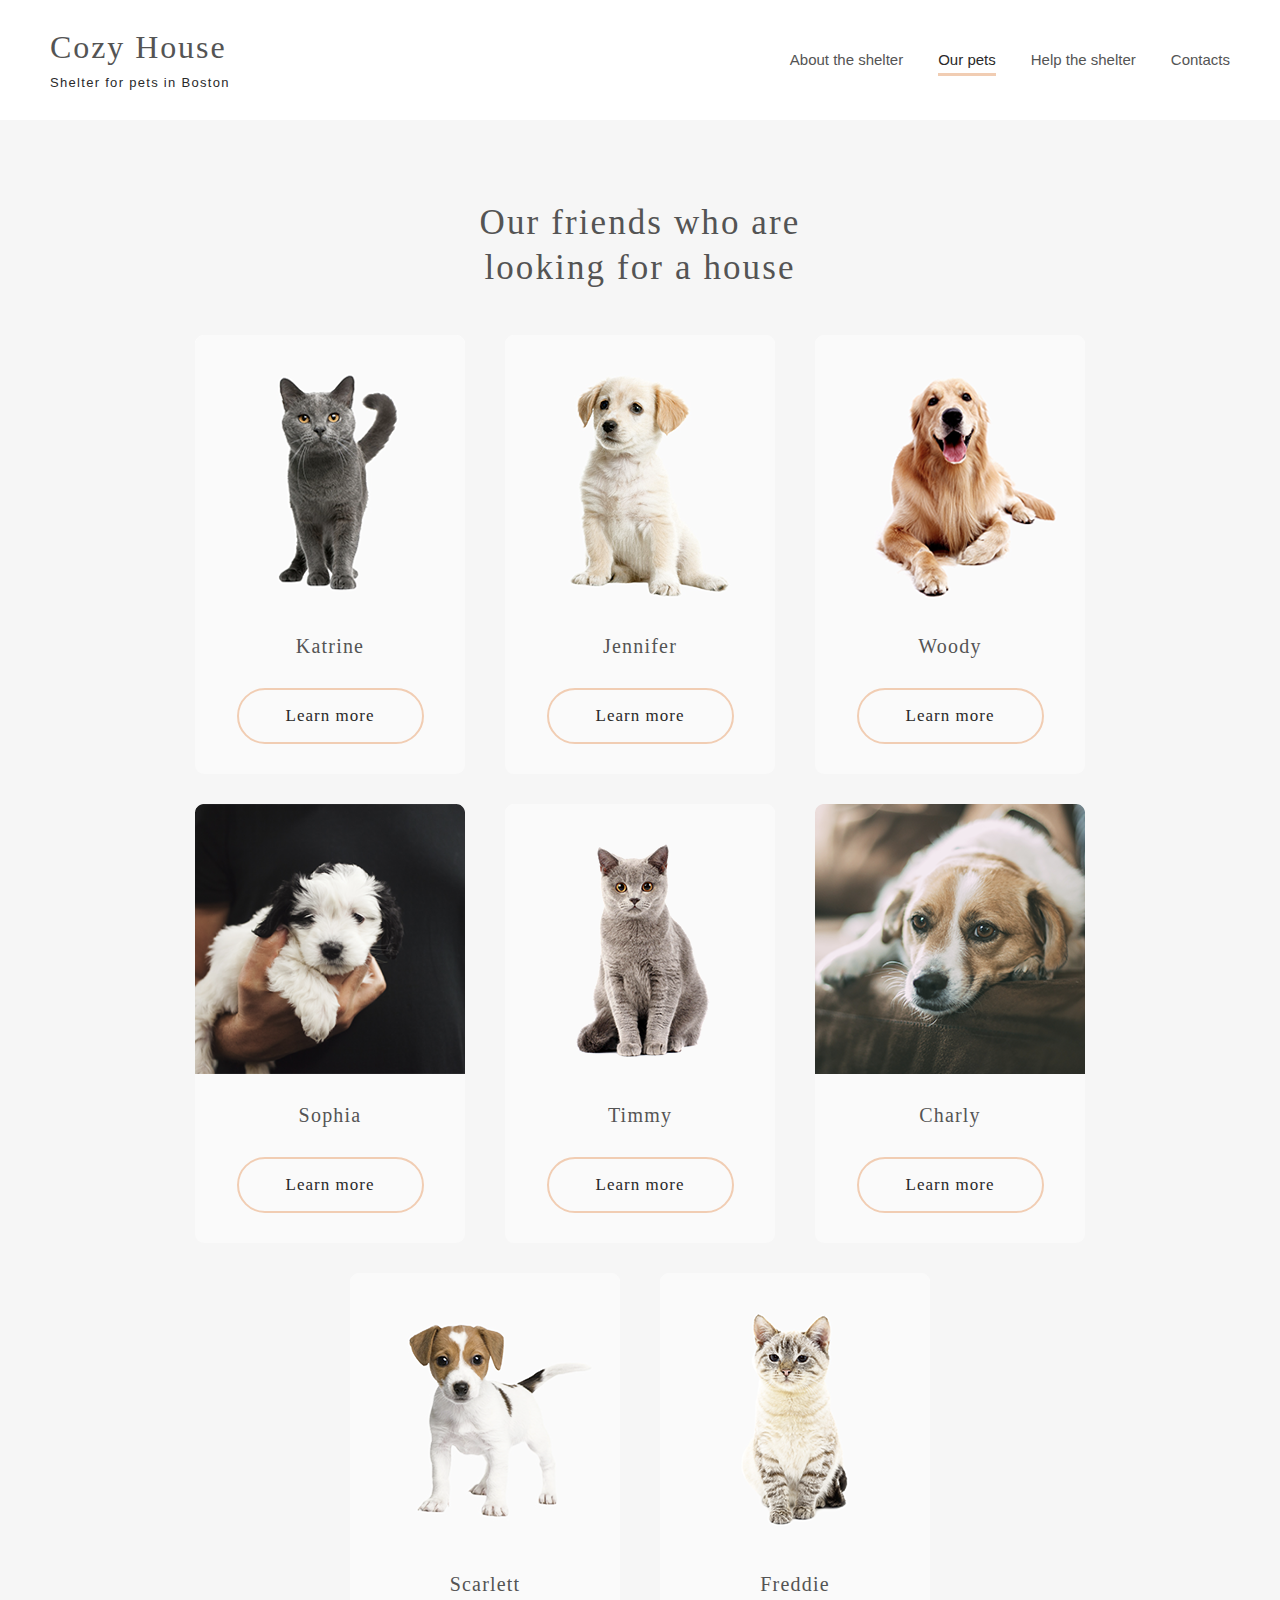
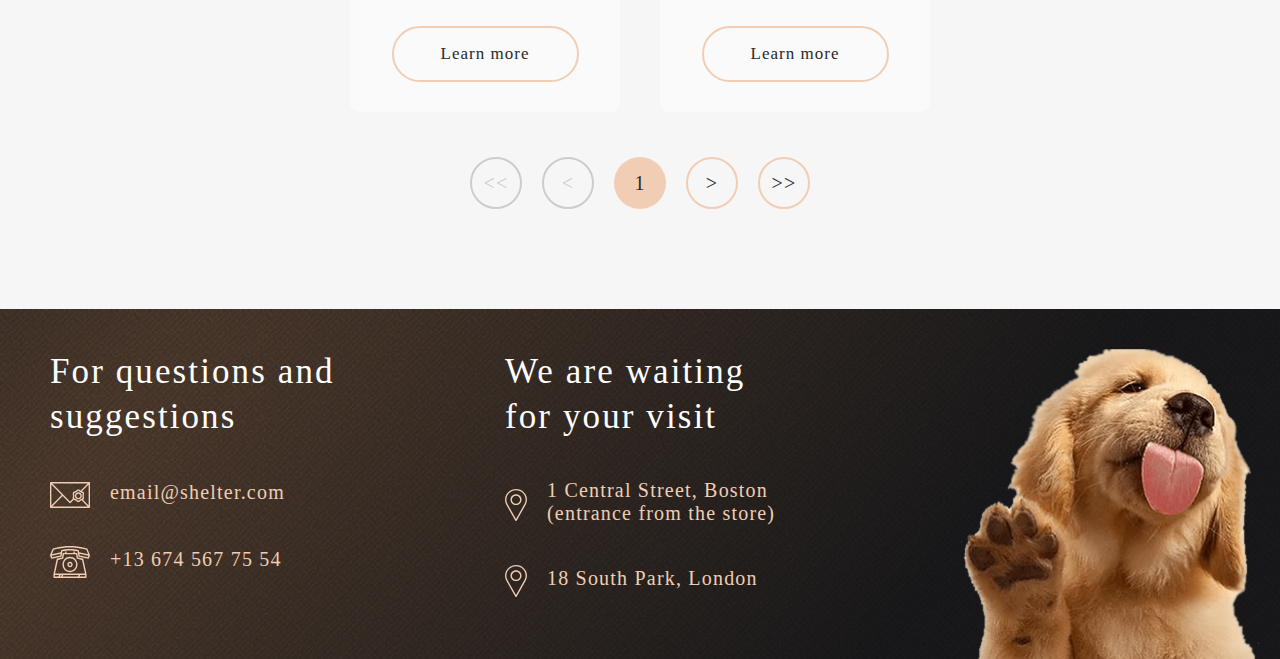
<file: shelter/pages/pets.html>
<!DOCTYPE html>
<html lang="en">
<head>
    <meta charset="UTF-8">
    <meta name="viewport" content="width=device-width, initial-scale=1">
    <meta name="description" content="Shelter">
    <meta name="author" content="Daniil Dashkevich">
    <meta name="keywords" content="RSS School, Shelter, Dog, Animal, House">
    <!--STYLES-->
    <link rel="stylesheet" type="text/css" href="../styles/normalize.css">
    <link rel="stylesheet" type="text/css" href="../styles/style.css">
    <!--FAVICON-->
    <link rel="icon" type="image/svg+xml" href="../assets/favicon.svg">
    <link rel="icon" type="image/png" href="../assets/favicon.png">
    <!--TITLE-->
    <title>Shelter - Pets</title>
</head>
<body>
<header class="pets__header">
    <a class="logo" href="../index.html" target="_self">
        <p class="title--dark">Cozy House</p>
        <p class="subtitle--dark">Shelter for pets in Boston</p>
    </a>
    <nav class="menu">
        <ul class="list">
            <li><a href="../index.html" class="link--dark" target="_self">About the shelter</a></li>
            <li><a href="" class="link--dark--active" target="_self">Our pets</a></li>
            <li><a href="../index.html#help" class="link--dark" target="_self">Help the shelter</a></li>
            <li><a href="../index.html#contact" class="link--dark" target="_self">Contacts</a></li>
        </ul>
    </nav>
</header>
<main>
    <section id="friends">
        <div class="wrapper">
            <h1 class="heading--dark" style="max-width: 400px; text-align: center;">Our friends who are looking for a house</h1>
            <div class="slider">
                <!--FIRST ROW-->
                <div class="slider__card">
                    <img src="../assets/pets-katrine.png" alt="Katrine" width="270" height="270">
                    <p class="card__name">Katrine</p>
                    <a class="button--secondary" href="" target="_self">Learn more</a>
                </div>
                <div class="slider__card">
                    <img src="../assets/pets-jennifer.png" alt="Jennifer" width="270" height="270">
                    <p class="card__name">Jennifer</p>
                    <a class="button--secondary" href="" target="_self">Learn more</a>
                </div>
                <div class="slider__card">
                    <img src="../assets/pets-woody.png" alt="Woody" width="270" height="270">
                    <p class="card__name">Woody</p>
                    <a class="button--secondary" href="" target="_self">Learn more</a>
                </div>
                <div class="slider__card">
                    <img src="../assets/pets-sophia.png" alt="Sophia" width="270" height="270">
                    <p class="card__name">Sophia</p>
                    <a class="button--secondary" href="" target="_self">Learn more</a>
                </div>
                <!--SECOND ROW-->
                <div class="slider__card">
                    <img src="../assets/pets-timmy.png" alt="Timmy" width="270" height="270">
                    <p class="card__name">Timmy</p>
                    <a class="button--secondary" href="" target="_self">Learn more</a>
                </div>
                <div class="slider__card">
                    <img src="../assets/pets-charly.png" alt="Charly" width="270" height="270">
                    <p class="card__name">Charly</p>
                    <a class="button--secondary" href="" target="_self">Learn more</a>
                </div>
                <div class="slider__card">
                    <img src="../assets/pets-scarlet.png" alt="Scarlett" width="270" height="270">
                    <p class="card__name">Scarlett</p>
                    <a class="button--secondary" href="" target="_self">Learn more</a>
                </div>
                <div class="slider__card">
                    <img src="../assets/pets-freddie.png" alt="Freddie" width="270" height="270">
                    <p class="card__name">Freddie</p>
                    <a class="button--secondary" href="" target="_self">Learn more</a>
                </div>
            </div>
            <div class="slider__navigation">
                <div class="slider__button--inactive">
                    <span>&lt;&lt;</span>
                </div>
                <div class="slider__button--inactive">
                    <span>&lt;</span>
                </div>
                <div class="slider__button--primary">
                    <span>1</span>
                </div>
                <div class="slider__button--active">
                    <span>></span>
                </div>
                <div class="slider__button--active">
                    <span>>></span>
                </div>
            </div>
        </div>
    </section>
</main>
<!--FOOTER-->
<footer>
    <div class="wrapper">
        <div class="block">
            <h2 class="title--light">For questions and suggestions</h2>
            <a class="block__info mail" href="mailto:email@shelter.com" target="_blank">email@shelter.com</a>
            <a class="block__info phone" href="tel:+136745677554" target="_blank">+13 674 567 75 54</a>
        </div>
        <div class="block">
            <h2 class="title--light">We are waiting for your visit</h2>
            <a class="block__info address" href="https://www.google.by/maps/place/%D0%9C%D0%B8%D0%BD%D1%81%D0%BA,+%D0%9C%D0%B8%D0%BD%D1%81%D0%BA%D0%B0%D1%8F+%D0%BE%D0%B1%D0%BB%D0%B0%D1%81%D1%82%D1%8C/@53.8845271,27.4285626,32852m/data=!3m2!1e3!4b1!4m6!3m5!1s0x46dbcfd35b1e6ad3:0xb61b853ddb570d9!8m2!3d53.9006011!4d27.558972!16zL20vMGRseGo?hl=ru&entry=ttu" target="_blank">1 Central Street, Boston (entrance from the store)</a>
            <a class="block__info address" href="https://www.google.by/maps/place/%D0%9C%D0%B8%D0%BD%D1%81%D0%BA,+%D0%9C%D0%B8%D0%BD%D1%81%D0%BA%D0%B0%D1%8F+%D0%BE%D0%B1%D0%BB%D0%B0%D1%81%D1%82%D1%8C/@53.8845271,27.4285626,32852m/data=!3m2!1e3!4b1!4m6!3m5!1s0x46dbcfd35b1e6ad3:0xb61b853ddb570d9!8m2!3d53.9006011!4d27.558972!16zL20vMGRseGo?hl=ru&entry=ttu" target="_blank">18 South Park, London</a>
        </div>
        <img src="../assets/footer-puppy.png" width="300" height="310" alt="">
    </div>
</footer>
</body>
</html>
</file>
<file: shelter/styles/style.css>
:root {
    /*PRIMARY*/
    --color-primary: #F1CDB3;
    --color-primary-light: #FDDCC4;

    /*DARK*/
    --color-dark-s: #CDCDCD;
    --color-dark-m: #B2B2B2;
    --color-dark-l: #545454;
    --color-dark-xl: #4C4C4C;
    --color-dark-3xl: #292929;

    /*LIGHT*/
    --color-light-s: #FAFAFA;
    --color-light-l: #F6F6F6;
    --color-light-xl: #FFFFFF;
}

html {
    scroll-behavior: smooth;
}

:target {
    animation-duration: 0.45s;
    animation-name: scroll;
}

@keyframes scroll {
    from {
        opacity: 0;
        margin-top: -20px;
    }
    to {
        opacity: 1;
        margin-top: 0;
    }
}

#header {
    position: absolute;
    top: 0;
    left: 50%;
    transform: translate(-50%, 0);

    width: 1180px;
    height: auto;

    display: flex;
    flex-direction: row;
    flex-wrap: wrap;
    align-content: center;
    align-items: center;
    justify-content: space-between;
    padding: 30px 40px;
}

.logo {
    display: flex;
    flex-direction: column;
    row-gap: 10px;
}

.title {
    width: auto;
    height: auto;

    font-family: 'Georgia', serif;
    font-style: normal;
    font-weight: 400;
    font-size: 32px;
    line-height: 110%;
    display: flex;
    align-items: center;
    letter-spacing: 0.06em;

    color: var(--color-primary);
}

.subtitle {
    width: auto;
    height: auto;

    font-style: normal;
    font-weight: 400;
    font-size: 13px;
    line-height: 15px;
    display: flex;
    align-items: center;
    letter-spacing: 0.1em;

    color: var(--color-light-xl);
}

.menu {
    width: fit-content;
    height: auto;
}

.list {
    display: flex;
    flex-direction: row;
    flex-wrap: wrap;
    align-content: flex-start;
    justify-content: flex-start;
    align-items: center;
    column-gap: 35px;
}

.link {
    width: auto;
    height: 24px;

    font-style: normal;
    font-weight: 400;
    font-size: 15px;
    line-height: 24px;
    color: var(--color-dark-s);

    transition: color 0.45s ease-in-out;
}

.link:hover {
    color: var(--color-light-s);
}

.link:active {
    color: var(--color-light-s);
    border-bottom: 3px solid var(--color-primary);
    padding-bottom: 5px;
}

.link--active {
    width: auto;
    height: 24px;

    font-style: normal;
    font-weight: 400;
    font-size: 15px;
    line-height: 24px;
    color: var(--color-light-s);
    border-bottom: 3px solid var(--color-primary);
    padding-bottom: 5px;

    cursor: default;
}

#home {
    width: 100%;
    height: auto;
    max-height: 0;
    min-height: 908px;

    background:
            url(../assets/start-screen-background.jpg) no-repeat center center,
            radial-gradient(100% 215.42% at 0% 0%, #5B483A 0%, #262425 100%), #211F20;
    background-size: cover;
}

.wrapper {
    width: 1200px;
    margin: auto;
    height: auto;
}

#home .wrapper {
    padding-top: 180px;

    display: grid;
    align-items: start;
    justify-content: start;
    align-content: center;
    justify-items: stretch;
    grid-template-columns: repeat(2, 1fr);
    grid-template-rows: auto;
    gap: 42px;
}

.home__content {
    width: auto;
    height: auto;

    display: flex;
    flex-direction: column;
    justify-content: flex-start;
    align-items: flex-start;
    row-gap: 42px;

    padding-top: 163px;
}

h1 {
    width: auto;
    max-width: 310px;
    height: auto;

    font-family: 'Georgia', serif;
    font-style: normal;
    font-weight: 400;
    font-size: 44px;
    line-height: 57px;

    display: flex;
    align-items: center;

    color: var(--color-light-xl);
}

.subheading {
    width: auto;
    max-width: 460px;
    height: auto;

    font-style: normal;
    font-weight: 400;
    font-size: 15px;
    line-height: 24px;

    display: flex;
    align-items: center;

    color: var(--color-dark-s);
}

.button--primary {
    width: auto;
    max-width: 207px;
    height: auto;

    display: flex;
    flex-direction: column;
    align-items: center;
    padding: 15px 45px;
    gap: 10px;

    background: var(--color-primary);
    border-radius: 100px;

    font-family: 'Georgia', serif;
    font-style: normal;
    font-weight: 400;
    font-size: 17px;
    line-height: 22px;
    letter-spacing: 0.06em;

    color: var(--color-dark-3xl);
    transition: all 0.45s ease-in-out;
}

.button--primary:hover {
    background: var(--color-primary-light);
}

.home__puppy {
    position: relative;
    width: 100%;
    margin: 0 auto;
}

.home__puppy img {
    object-fit: contain;
}

#about {
    background: var(--color-light-xl);
}

#about .wrapper {
    display: grid;
    align-items: center;
    justify-content: center;
    align-content: center;
    justify-items: center;
    grid-template-columns: 300px 380px;
    grid-template-rows: repeat(3, auto);
    row-gap: 25px;
    column-gap: 120px;

    padding: 80px 0 100px 0;
}

.social-sharing {
    display: flex;
    width: 100%;
    height: auto;
    gap: 20px;
}

.wrapper--1 {
    grid-column: 1;
    grid-row: 1 / 4;
    justify-self: center;
}

.wrapper--2 {
    grid-column: 2;
    grid-row: 1;
}

.wrapper--3 {
    grid-column: 2;
    grid-row: 2;
}

.wrapper--4 {
    grid-column: 2;
    grid-row: 3;
}

.wrapper--5 {
    grid-column: 2;
    grid-row: 4;
}

.heading--dark {
    width: auto;
    height: auto;

    font-family: 'Georgia', serif;
    font-style: normal;
    font-weight: 400;
    font-size: 35px;
    line-height: 45px;
    display: flex;
    align-items: center;
    letter-spacing: 0.06em;

    color: var(--color-dark-l);
}

.subheading--dark {
    width: auto;
    height: auto;

    font-style: normal;
    font-weight: 400;
    font-size: 15px;
    line-height: 24px;

    color: var(--color-dark-xl);
}

#pets {
    background: var(--color-light-l);
}

#pets .wrapper {
    display: grid;
    align-items: center;
    justify-content: center;
    align-content: center;
    justify-items: center;
    grid-template-columns: 1fr;
    grid-template-rows: repeat(3, auto);
    row-gap: 60px;
    column-gap: 120px;

    padding: 80px 0 100px 0;
}

.slider {
    position: relative;

    display: flex;
    flex-direction: row;
    flex-wrap: wrap;
    align-content: center;
    justify-content: center;
    align-items: center;
    gap: 90px;
}

.wrapper__before,
.wrapper__after {
    position: absolute;
    top: 50%;
    right: 0;

    box-sizing: border-box;

    display: flex;
    flex-direction: column;
    align-items: center;
    padding: 10px 17px;

    width: 52px;
    height: 52px;

    border: 2px solid var(--color-primary);
    border-radius: 100px;
    background: transparent;
    transition: background 0.45s ease-in-out;

    cursor: pointer;
}

.wrapper__before img,
.wrapper__after img {
    width: 100%;
    height: 100%;
    object-fit: contain;
}

.wrapper__before {
    position: absolute;
    top: 50%;
    left: 0;
    transform: translate(-105px, -50%);

    cursor: default;
}

.wrapper__after {
    transform: translate(105px, -50%) rotate(180deg);
}

.wrapper__after:hover {
    border: 2px solid var(--color-primary-light);
    background: var(--color-primary-light);
}

.slider__card {
    display: flex;
    flex-direction: column;
    flex-wrap: wrap;
    align-content: center;
    justify-content: center;
    align-items: center;
    gap: 30px;

    padding-bottom: 30px;

    background: var(--color-light-s);
    border-radius: 9px;

    counter-increment: slider__card;
    transition: all 0.45s ease-in-out;
}

.slider__card:hover {
    box-shadow: 0 2px 35px 14px rgba(13, 13, 13, 0.04);
}

.slider__card:hover > .button--secondary {
    background: var(--color-primary-light);
    border-color: var(--color-primary-light);
}

.card__name {
    font-family: 'Georgia', serif;
    font-style: normal;
    font-weight: 400;
    font-size: 20px;
    line-height: 23px;
    display: flex;
    align-items: center;
    text-align: center;
    letter-spacing: 0.06em;

    color: var(--color-dark-l);
}

.button--secondary {
    width: auto;
    min-width: 187px;
    height: auto;
    min-height: 52px;
    box-sizing: border-box;

    display: flex;
    flex-direction: column;
    align-items: center;
    padding: 15px 45px;
    gap: 10px;

    border: 2px solid var(--color-primary);
    border-radius: 100px;

    font-family: 'Georgia', serif;
    font-style: normal;
    font-weight: 400;
    font-size: 17px;
    line-height: 22px;
    letter-spacing: 0.06em;

    color: var(--color-dark-3xl);
    transition: all 0.45s ease-in-out;
}

.button--secondary:hover {
    background: var(--color-primary-light);
    border-color: var(--color-primary-light);
}

#help {
    background: var(--color-light-xl);
}

#help .wrapper {
    display: flex;
    flex-direction: column;
    flex-wrap: wrap;
    justify-content: center;
    align-content: center;
    align-items: center;
    gap: 60px;

    padding: 80px 0 100px 0;
}

.container {
    display: flex;
    flex-direction: row;
    flex-wrap: wrap;
    align-content: flex-start;
    justify-content: center;
    align-items: center;
    row-gap: 55px;
    column-gap: 120px;
}

.help__tool {
    display: flex;
    flex-direction: column;
    flex-wrap: wrap;
    align-content: center;
    justify-content: center;
    align-items: center;
    gap: 30px;
}

.text {
    font-family: 'Georgia', serif;
    font-style: normal;
    font-weight: 400;
    font-size: 20px;
    line-height: 23px;
    display: flex;
    align-items: center;
    text-align: center;
    letter-spacing: 0.06em;

    color: var(--color-dark-l);
}

#contact {
    background: var(--color-light-l);
}

#contact .wrapper {
    display: grid;
    align-items: start;
    justify-content: center;
    align-content: center;
    justify-items: start;
    grid-template-columns: 505px 380px;
    grid-template-rows: repeat(4, auto);
    row-gap: 20px;
    column-gap: 30px;

    padding: 80px 0 100px 0;
}

#contact .wrapper--1 {
    grid-row: 1 / 5;
}

.subheading--dark--grotesk {
    width: auto;
    height: auto;

    font-family: 'Georgia', serif;
    font-style: normal;
    font-weight: 400;
    font-size: 15px;
    line-height: 17px;
    display: flex;
    align-items: center;
    letter-spacing: 0.06em;

    color: var(--color-dark-l);
}

.credentials {
    width: auto;
    height: auto;

    position: relative;

    display: flex;
    flex-direction: row;
    align-items: center;
    padding: 10px 15px;
    gap: 15px;

    background: var(--color-primary);
    border-radius: 9px;

    font-family: 'Georgia', serif;
    font-style: normal;
    font-weight: 400;
    font-size: 20px;
    line-height: 23px;
    letter-spacing: 0.06em;

    color: var(--color-dark-l);
}

.credentials:before {
    content: url(../assets/credit-card.svg);
    position: relative;
    top: 0;
    left: 0;
    margin-bottom: -5px;
}

.description {
    width: 100%;
    height: auto;

    font-style: italic;
    font-weight: 400;
    font-size: 12px;
    line-height: 18px;
    display: flex;
    align-items: center;

    color: var(--color-dark-m);
}

footer {
    width: 100%;
    height: auto;

    background:
            url(../assets/footer-gradient-background.jpg) no-repeat center center,
            radial-gradient(110.67% 538.64% at 5.73% 50%, #513D2F 0%, #1A1A1C 100%), #211F20;
    background-size: cover;

    display: flex;
    align-content: center;
    justify-content: center;
    align-items: center;
}

footer .wrapper {
    width: 1180px;
    height: auto;
    max-height: 0;
    min-height: 270px;
    margin: 0;

    display: grid;
    grid-template-columns: repeat(3, 1fr);
    grid-template-rows: auto;
    column-gap: 160px;
    padding: 40px;
}

.title--light {
    width: auto;
    height: auto;

    font-family: 'Georgia', serif;
    font-style: normal;
    font-weight: 400;
    font-size: 35px;
    line-height: 45px;
    letter-spacing: 0.06em;

    color: var(--color-light-xl);
}

.block {
    width: 295px;
    height: auto;

    display: flex;
    flex-direction: column;
    row-gap: 40px;
}

.block__info {
    width: auto;
    height: auto;

    position: relative;
    display: flex;
    flex-direction: row;
    flex-wrap: nowrap;
    align-content: flex-start;
    justify-content: flex-start;
    align-items: center;
    gap: 20px;

    font-family: 'Georgia', serif;
    font-style: normal;
    font-weight: 400;
    font-size: 20px;
    line-height: 23px;
    letter-spacing: 0.06em;

    color: var(--color-primary);
}

.mail:before {
    content: url(../assets/icon-email.svg);
    position: relative;
    top: 0;
    left: 0;

    width: 40px;
    height: 32px;

    margin-bottom: -5px;
}

.phone:before {
    content: url(../assets/icon-phone.svg);
    position: relative;
    top: 0;
    left: 0;

    width: 40px;
    height: 32px;

    margin-bottom: -5px;
}

.address:before {
    content: url(../assets/icon-marker.svg);
    position: relative;
    top: 0;
    left: 0;

    width: 22px;
    height: 32px;

    margin-bottom: -5px;
}

.pets__header {
    position: relative;
    top: 0;
    left: 50%;
    transform: translate(-50%, 0);

    width: 1180px;
    height: auto;
    display: flex;
    flex-direction: row;
    flex-wrap: wrap;
    align-content: center;
    justify-content: space-between;
    align-items: center;
    padding: 30px 40px;

    background: var(--color-light-xl);
}

.title--dark {
    width: auto;
    height: auto;

    font-family: 'Georgia', serif;
    font-style: normal;
    font-weight: 400;
    font-size: 32px;
    line-height: 110%;
    display: flex;
    align-items: center;
    letter-spacing: 0.06em;

    color: var(--color-dark-l);
}

.subtitle--dark {
    width: auto;
    height: auto;

    font-style: normal;
    font-weight: 400;
    font-size: 13px;
    line-height: 15px;
    display: flex;
    align-items: center;
    letter-spacing: 0.1em;

    color: var(--color-dark-3xl)
}

.link--dark {
    width: auto;
    height: 24px;

    font-style: normal;
    font-weight: 400;
    font-size: 15px;
    line-height: 24px;
    color: var(--color-dark-l);

    transition: color 0.45s ease-in-out;
}

.link--dark:hover {
    color: var(--color-dark-3xl);
}

.link--dark:active {
    color: var(--color-dark-3xl);
    border-bottom: 3px solid var(--color-primary);
    padding-bottom: 5px;
}

.link--dark--active {
    width: auto;
    height: 24px;

    font-style: normal;
    font-weight: 400;
    font-size: 15px;
    line-height: 24px;
    color: var(--color-dark-3xl);
    border-bottom: 3px solid var(--color-primary);
    padding-bottom: 5px;

    cursor: default;
}

#friends {
    background: var(--color-light-l);
}

#friends .wrapper {
    display: grid;
    align-items: center;
    justify-content: center;
    align-content: center;
    justify-items: center;
    grid-template-columns: 1fr;
    grid-template-rows: repeat(3, auto);
    row-gap: 45px;
    column-gap: 120px;

    padding: 80px 0 100px 0;
}

#friends .slider {
    row-gap: 30px;
    column-gap: 40px;
}

.slider__navigation {
    display: flex;
    flex-direction: row;
    flex-wrap: wrap;
    align-content: center;
    justify-content: center;
    align-items: center;
    gap: 20px;
}

.slider__button--inactive,
.slider__button--primary,
.slider__button--active {
    position: relative;

    box-sizing: border-box;
    width: 52px;
    height: 52px;

    border-radius: 100px;

    transition: opacity 0.45s ease-in-out;
    cursor: pointer;
}

.slider__button--inactive {
    cursor: default;
}

.slider__button--primary:hover,
.slider__button--active:hover {
    opacity: 0.6;
}

.slider__button--inactive span,
.slider__button--primary span,
.slider__button--active span {
    position: absolute;
    top: 50%;
    left: 50%;
    transform: translate(-50%, -50%);

    width: auto;
    height: auto;

    font-family: 'Georgia', serif;
    font-style: normal;
    font-weight: 400;
    font-size: 20px;
    line-height: 23px;
    display: flex;
    align-items: center;
    text-align: center;
    letter-spacing: 0.06em;

    color: var(--color-dark-s);
}

.slider__button--inactive {
    border: 2px solid var(--color-dark-s);
}

.slider__button--inactive span {
    color: var(--color-dark-s);
}

.slider__button--primary {
    background: var(--color-primary);
}

.slider__button--primary span {
    color: var(--color-dark-3xl);
}

.slider__button--active {
    border: 2px solid var(--color-primary);
}

.slider__button--active span {
    color: var(--color-dark-3xl);
}

@media(max-width: 1280px) {
    #header {
        width: calc(100vw - 100px);
    }

    #home {
        height: fit-content;
        min-height: 728px;
        max-height: 908px;
    }

    #home .wrapper {
        width: auto;
        margin: 0 40px;

        grid-template-columns: repeat(2, auto);
    }

    .home__content {
        width: 460px;
    }

    .wrapper {
        width: calc(100vw - 100px);
    }

    .home__puppy {
        position: relative;
        height: fit-content;

        display: flex;
        bottom: 0;
        align-self: end;
    }

    .home__puppy img {
        width: 100%;
        height: auto;
    }
}

@media(max-width: 390px) {
    img {
        display: none;
    }
}
</file>
